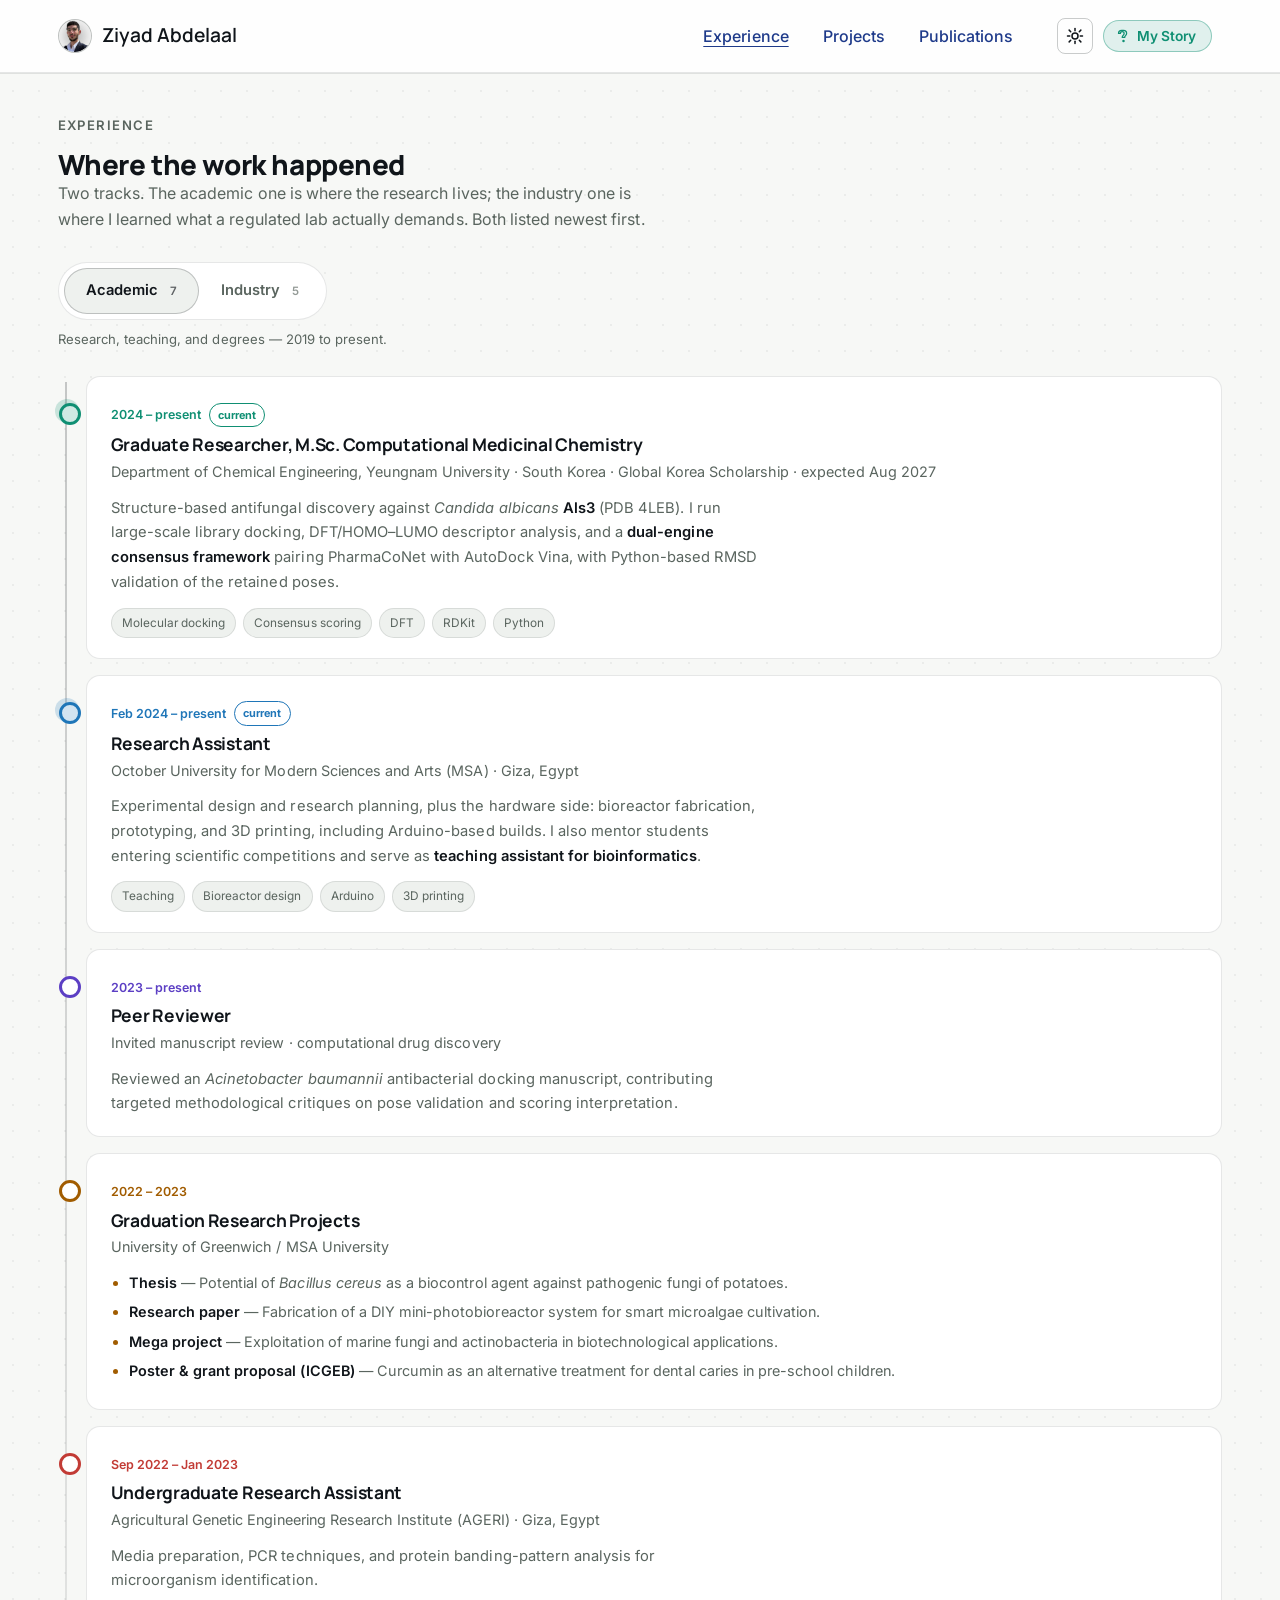
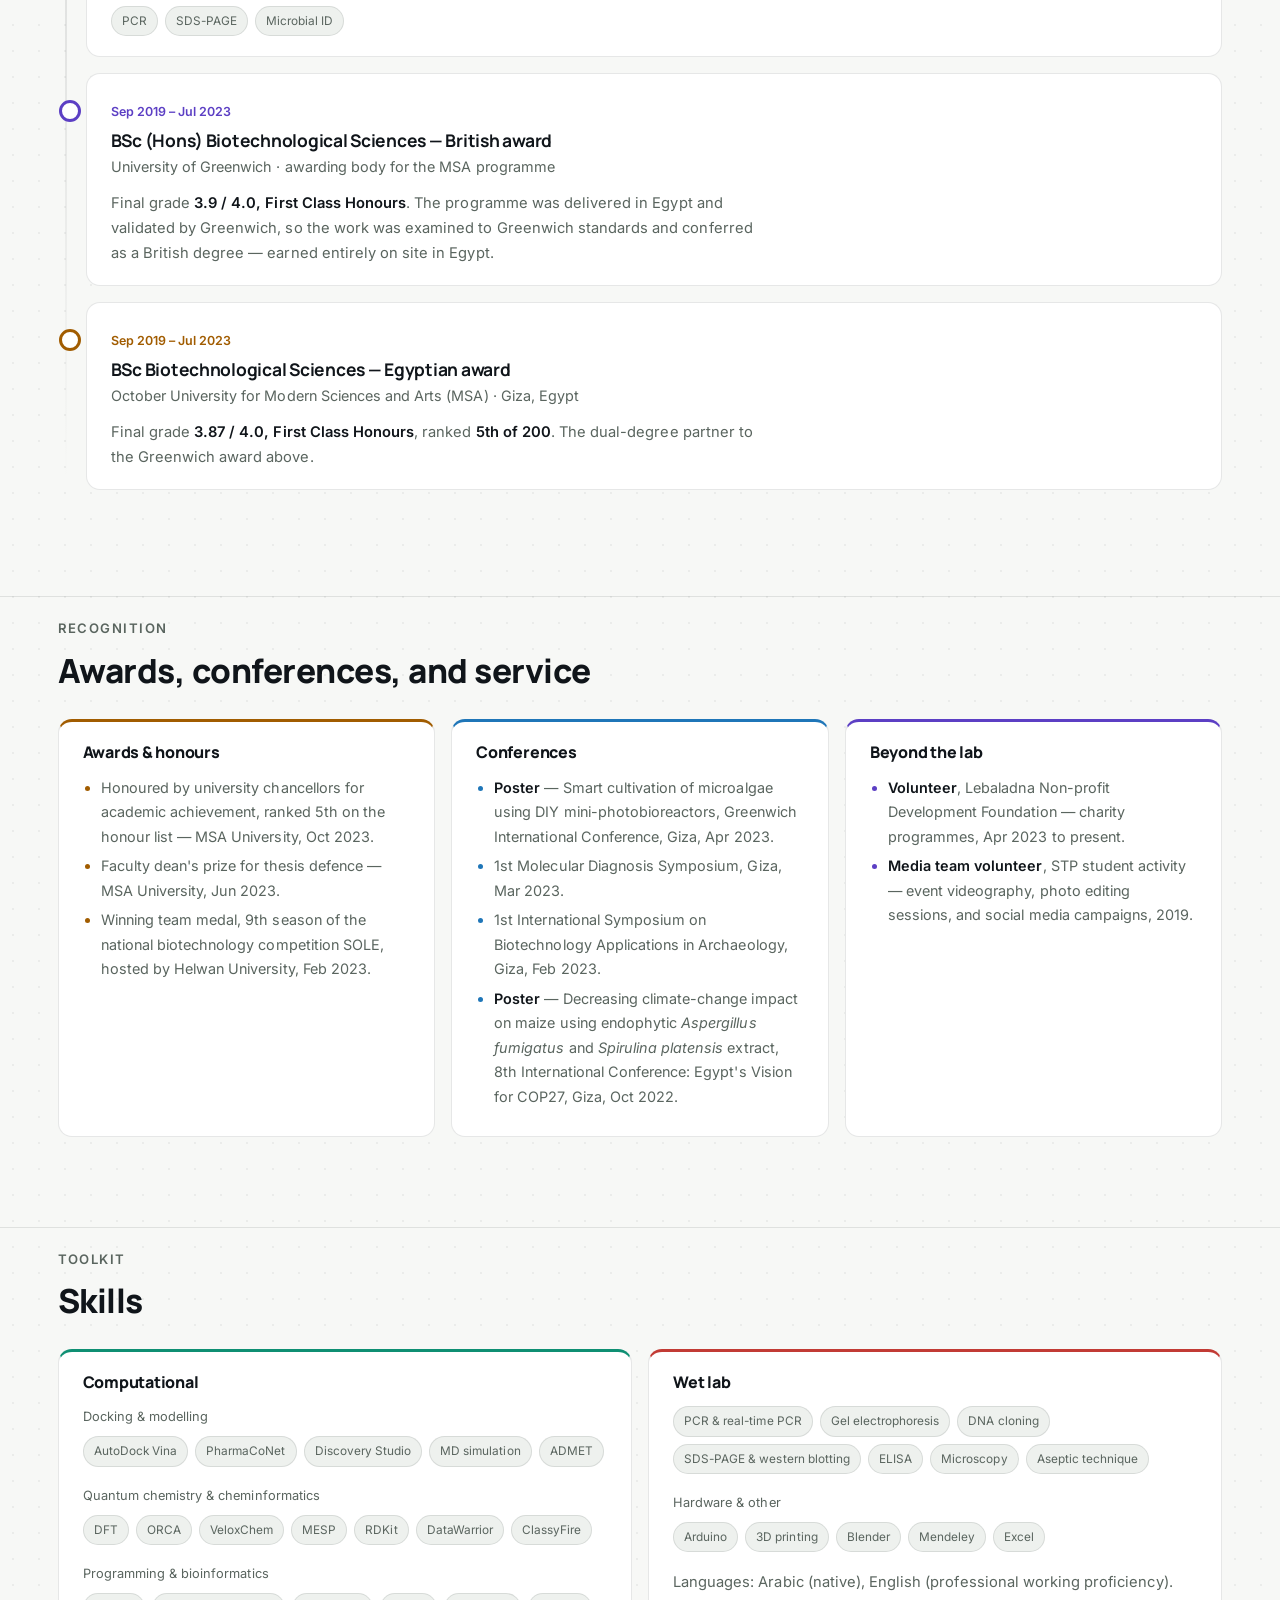
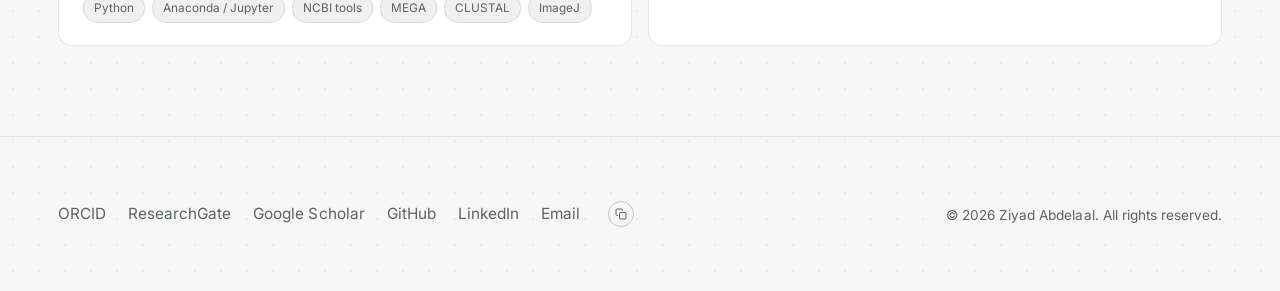
<file: experience.html>
<!DOCTYPE html>
<html lang="en">
<head>
<meta charset="UTF-8">
<meta name="viewport" content="width=device-width, initial-scale=1.0, viewport-fit=cover">
<title>Experience — Ziyad Abdelaal</title>
<meta name="description" content="Academic and industry experience of Ziyad Abdelaal — computational medicinal chemistry and drug design.">
<meta property="og:type" content="website">
<meta property="og:title" content="Experience — Ziyad Abdelaal">
<meta property="og:description" content="Academic and industry experience of Ziyad Abdelaal.">
<meta property="og:image" content="https://ziyadabdelaal.github.io/assets/og-image.jpg">
<meta property="og:url" content="https://ziyadabdelaal.github.io/experience.html">
<meta name="twitter:card" content="summary_large_image">
<meta name="twitter:title" content="Experience — Ziyad Abdelaal">
<meta name="twitter:description" content="Academic and industry experience of Ziyad Abdelaal.">
<meta name="twitter:image" content="https://ziyadabdelaal.github.io/assets/og-image.jpg">
<link rel="preconnect" href="https://fonts.googleapis.com">
<link rel="preconnect" href="https://fonts.gstatic.com" crossorigin>
<link href="https://fonts.googleapis.com/css2?family=Manrope:wght@600;700;800&family=Inter:wght@400;500;600;700&display=swap" rel="stylesheet">
<link rel="stylesheet" href="style.css">

<style>
/* ===== Experience page — self-contained; never depends on style.css ===== */
.xp{
  --xp-surface: var(--surface, #1a222a);
  --xp-surface2: var(--surface-2, #212b34);
  --xp-text: var(--text, #eef1ee);
  --xp-dim: var(--text-dim, #a4b0ac);
  --xp-line: var(--line, rgba(238,241,238,0.10));
  --xp-line2: var(--line-strong, rgba(238,241,238,0.20));
  --xp-teal: var(--teal-ink, #4fd1b5);
  --xp-amber: var(--amber-ink, #f0a94e);
  --xp-violet: var(--violet-ink, #a48af0);
  --xp-sky: var(--sky-ink, #5eb3ea);
  --xp-coral: var(--coral-ink, #f0716c);
  --xp-r: var(--radius, 14px);
}
.xp-lede{ color:var(--xp-dim); font-size:1rem; line-height:1.65; max-width:60ch; margin:0 0 30px; }

/* --- segmented switch with a sliding indicator --- */
.xp-switch{
  position:relative; display:inline-flex; padding:5px;
  border:1px solid var(--xp-line); border-radius:999px;
  background:var(--xp-surface); margin-bottom:8px;
}
.xp-switch-pill{
  position:absolute; top:5px; left:0; height:calc(100% - 10px);
  border-radius:999px; background:var(--xp-surface2);
  border:1px solid var(--xp-line2);
  transition:transform .42s cubic-bezier(.65,0,.35,1), width .42s cubic-bezier(.65,0,.35,1);
  pointer-events:none;
}
.xp-switch button{
  position:relative; z-index:1; font:inherit; font-size:.92rem; font-weight:600;
  padding:10px 22px; min-height:44px; border:0; background:transparent; cursor:pointer;
  color:var(--xp-dim); border-radius:999px; transition:color .3s ease; white-space:nowrap;
}
.xp-switch button.is-on{ color:var(--xp-text); }
.xp-count{ display:inline-block; margin-left:8px; font-size:.72rem; font-weight:600; opacity:.65; }
.xp-switch-note{ color:var(--xp-dim); font-size:.82rem; margin:0 0 26px; }

/* --- the rail --- */
.xp-rail{ position:relative; padding-left:28px; }
.xp-rail::before{
  content:""; position:absolute; left:7px; top:6px; bottom:6px; width:2px;
  background:linear-gradient(to bottom, var(--xp-line2), var(--xp-line) 70%, transparent);
}
.xp-group{ display:none; }
.xp-group.is-on{ display:block; }
.xp-group.is-on .xp-card{ animation:xpIn .5s cubic-bezier(.22,.9,.3,1) backwards; }
.xp-group.is-on .xp-card:nth-child(1){ animation-delay:.02s }
.xp-group.is-on .xp-card:nth-child(2){ animation-delay:.07s }
.xp-group.is-on .xp-card:nth-child(3){ animation-delay:.12s }
.xp-group.is-on .xp-card:nth-child(4){ animation-delay:.17s }
.xp-group.is-on .xp-card:nth-child(5){ animation-delay:.22s }
.xp-group.is-on .xp-card:nth-child(6){ animation-delay:.27s }
.xp-group.is-on .xp-card:nth-child(7){ animation-delay:.32s }
@keyframes xpIn{ from{ opacity:0; transform:translateY(14px); } to{ opacity:1; transform:none; } }

.xp-card{
  position:relative; margin-bottom:16px; padding:20px clamp(16px,2.4vw,24px);
  border:1px solid var(--xp-line); border-radius:var(--xp-r);
  background:var(--xp-surface);
  transition:border-color .22s ease, transform .22s ease;
}
.xp-card:hover{ border-color:var(--xp-line2); transform:translateX(3px); }
.xp-card::before{
  content:""; position:absolute; left:-28px; top:26px;
  width:16px; height:16px; border-radius:50%;
  background:var(--xp-surface); border:3px solid var(--xp-accent, var(--xp-teal));
}
.xp-card.is-now::after{
  content:""; position:absolute; left:-32px; top:22px;
  width:24px; height:24px; border-radius:50%;
  background:var(--xp-accent, var(--xp-teal)); opacity:.2;
  animation:xpPulse 2.6s ease-in-out infinite;
}
@keyframes xpPulse{ 0%,100%{ transform:scale(.75); opacity:.28 } 50%{ transform:scale(1.15); opacity:.06 } }

.xp-when{
  display:inline-flex; align-items:center; gap:8px;
  font-size:.78rem; font-weight:600; color:var(--xp-accent, var(--xp-teal)); margin-bottom:6px;
}
.xp-now-chip{
  font-size:.68rem; font-weight:700; padding:2px 8px; border-radius:999px;
  color:var(--xp-accent, var(--xp-teal)); border:1px solid currentColor;
}
.xp-role{
  font-family:'Manrope','Inter',sans-serif; font-weight:700;
  font-size:1.09rem; color:var(--xp-text); margin:0 0 3px; line-height:1.35;
}
.xp-org{ font-size:.9rem; color:var(--xp-dim); margin:0 0 11px; }
.xp-desc{ font-size:.92rem; line-height:1.68; color:var(--xp-dim); margin:0; max-width:72ch; }
.xp-desc + .xp-desc{ margin-top:8px; }
.xp-desc strong{ color:var(--xp-text); font-weight:600; }
.xp-chips{ display:flex; flex-wrap:wrap; gap:7px; margin-top:13px; }
.xp-chip{
  font-size:.74rem; padding:4px 10px; border-radius:999px;
  color:var(--xp-dim); border:1px solid var(--xp-line); background:var(--xp-surface2);
}
.xp-list{ margin:10px 0 0; padding-left:18px; color:var(--xp-dim); font-size:.9rem; line-height:1.7; }
.xp-list li{ margin-bottom:5px; }
.xp-list li::marker{ color:var(--xp-accent, var(--xp-teal)); }
.xp-list strong{ color:var(--xp-text); font-weight:600; }

/* --- recognition + skills --- */
.xp-grid{ display:grid; gap:16px; grid-template-columns:repeat(auto-fit, minmax(300px, 1fr)); }
.xp-box{
  padding:22px clamp(16px,2.4vw,24px); border:1px solid var(--xp-line);
  border-radius:var(--xp-r); background:var(--xp-surface);
  border-top:3px solid var(--xp-accent, var(--xp-teal));
}
.xp-box h3{ font-family:'Manrope','Inter',sans-serif; font-size:1rem; margin:0 0 14px; color:var(--xp-text); }
.xp-skill-group{ margin-bottom:18px; }
.xp-skill-group:last-child{ margin-bottom:0; }
.xp-skill-label{ font-size:.8rem; color:var(--xp-dim); margin-bottom:8px; }

@media (max-width:560px){
  .xp-switch{ display:flex; width:100%; }
  .xp-switch button{ flex:1; padding:10px 8px; font-size:.86rem; }
  .xp-rail{ padding-left:22px; }
  .xp-card::before{ left:-22px; width:13px; height:13px; }
  .xp-card.is-now::after{ left:-25px; }
}
@media (prefers-reduced-motion: reduce){
  .xp-group.is-on .xp-card{ animation:none; }
  .xp-switch-pill{ transition:none; }
  .xp-card.is-now::after{ animation:none; }
  .xp-card:hover{ transform:none; }
}
</style>
</head>
<body>

<div id="progress"></div>
<a href="#main" class="skip">Skip to content</a>

<nav>
  <div class="wrap">
    <a href="index.html#top" class="brand">
      <span class="avatar-sm"><img class="avatar-img" src="assets/profile.jpg" alt="Ziyad Abdelaal" onerror="this.style.display='none'; this.nextElementSibling.style.display='flex'"><span class="avatar-fallback">ZA</span></span>
      Ziyad Abdelaal
    </a>
    <div class="nav-menu">
    <ul class="navlinks" id="navLinks">
      <li><a href="experience.html">Experience</a></li>
      <li><a href="projects.html">Projects</a></li>
      <li><a href="publications.html">Publications</a></li>
    </ul>
    <div class="nav-right">
      <button class="theme-toggle" id="themeToggle" aria-label="Toggle light/dark mode" title="Toggle light/dark mode">
        <svg id="iconSun" width="18" height="18" viewBox="0 0 24 24" fill="none" stroke="currentColor" stroke-width="2" stroke-linecap="round" stroke-linejoin="round"><circle cx="12" cy="12" r="4"></circle><line x1="12" y1="2" x2="12" y2="5"></line><line x1="12" y1="19" x2="12" y2="22"></line><line x1="4.2" y1="4.2" x2="6.3" y2="6.3"></line><line x1="17.7" y1="17.7" x2="19.8" y2="19.8"></line><line x1="2" y1="12" x2="5" y2="12"></line><line x1="19" y1="12" x2="22" y2="12"></line><line x1="4.2" y1="19.8" x2="6.3" y2="17.7"></line><line x1="17.7" y1="6.3" x2="19.8" y2="4.2"></line></svg>
        <svg id="iconMoon" width="18" height="18" viewBox="0 0 24 24" fill="none" stroke="currentColor" stroke-width="2" stroke-linecap="round" stroke-linejoin="round" style="display:none"><path d="M21 12.8A9 9 0 1 1 11.2 3 7 7 0 0 0 21 12.8Z"></path></svg>
      </button>
      <button class="about-pill" id="aboutBtn" type="button"><svg viewBox="0 0 24 24" fill="none" stroke="currentColor" stroke-width="2" stroke-linecap="round" stroke-linejoin="round"><path d="M12 2a5 5 0 0 1 5 5c0 2-1.5 3.2-2.2 4.1-.5.6-.8 1.1-.8 1.9v.5h-4v-.5c0-1 .3-1.6.9-2.3.8-1 2.1-2 2.1-3.7a3 3 0 0 0-6 0H4a5 5 0 0 1 5-5z"></path><circle cx="12" cy="19" r="1"></circle></svg>My Story</button><button class="navtoggle" id="navToggle" aria-label="Toggle menu" aria-expanded="false">&#9776;</button>
    </div>
    </div>
  </div>
</nav>

<main id="main" class="xp">

  <section id="experience" style="padding-top:40px;">
    <div class="wrap">
      <div class="eyebrow">Experience</div>
      <h1 class="section-title">Where the work happened</h1>
      <p class="xp-lede">
        Two tracks. The academic one is where the research lives; the industry one is where I learned
        what a regulated lab actually demands. Both listed newest first.
      </p>

      <div class="xp-switch" id="xpSwitch" role="tablist" aria-label="Experience category">
        <span class="xp-switch-pill" id="xpPill"></span>
        <button type="button" role="tab" data-track="academic" class="is-on" aria-selected="true">
          Academic <span class="xp-count">7</span>
        </button>
        <button type="button" role="tab" data-track="industry" aria-selected="false">
          Industry <span class="xp-count">5</span>
        </button>
      </div>
      <p class="xp-switch-note" id="xpNote">Research, teaching, and degrees &mdash; 2019 to present.</p>

      <div class="xp-rail">

        <!-- ============ ACADEMIC ============ -->
        <div class="xp-group is-on" data-track="academic">

          <article class="xp-card is-now" style="--xp-accent:var(--xp-teal)">
            <div class="xp-when">2024 &ndash; present <span class="xp-now-chip">current</span></div>
            <h2 class="xp-role">Graduate Researcher, M.Sc. Computational Medicinal Chemistry</h2>
            <p class="xp-org">Department of Chemical Engineering, Yeungnam University &middot; South Korea &middot; Global Korea Scholarship &middot; expected Aug 2027</p>
            <p class="xp-desc">
              Structure-based antifungal discovery against <em>Candida albicans</em> <strong>Als3</strong> (PDB 4LEB).
              I run large-scale library docking, DFT/HOMO&ndash;LUMO descriptor analysis, and a
              <strong>dual-engine consensus framework</strong> pairing PharmaCoNet with AutoDock Vina,
              with Python-based RMSD validation of the retained poses.
            </p>
            <div class="xp-chips">
              <span class="xp-chip">Molecular docking</span>
              <span class="xp-chip">Consensus scoring</span>
              <span class="xp-chip">DFT</span>
              <span class="xp-chip">RDKit</span>
              <span class="xp-chip">Python</span>
            </div>
          </article>

          <article class="xp-card is-now" style="--xp-accent:var(--xp-sky)">
            <div class="xp-when">Feb 2024 &ndash; present <span class="xp-now-chip">current</span></div>
            <h2 class="xp-role">Research Assistant</h2>
            <p class="xp-org">October University for Modern Sciences and Arts (MSA) &middot; Giza, Egypt</p>
            <p class="xp-desc">
              Experimental design and research planning, plus the hardware side: bioreactor fabrication,
              prototyping, and 3D printing, including Arduino-based builds. I also mentor students
              entering scientific competitions and serve as <strong>teaching assistant for bioinformatics</strong>.
            </p>
            <div class="xp-chips">
              <span class="xp-chip">Teaching</span>
              <span class="xp-chip">Bioreactor design</span>
              <span class="xp-chip">Arduino</span>
              <span class="xp-chip">3D printing</span>
            </div>
          </article>

          <article class="xp-card" style="--xp-accent:var(--xp-violet)">
            <div class="xp-when">2023 &ndash; present</div>
            <h2 class="xp-role">Peer Reviewer</h2>
            <p class="xp-org">Invited manuscript review &middot; computational drug discovery</p>
            <p class="xp-desc">
              Reviewed an <em>Acinetobacter baumannii</em> antibacterial docking manuscript, contributing
              targeted methodological critiques on pose validation and scoring interpretation.
            </p>
          </article>

          <article class="xp-card" style="--xp-accent:var(--xp-amber)">
            <div class="xp-when">2022 &ndash; 2023</div>
            <h2 class="xp-role">Graduation Research Projects</h2>
            <p class="xp-org">University of Greenwich / MSA University</p>
            <ul class="xp-list">
              <li><strong>Thesis</strong> &mdash; Potential of <em>Bacillus cereus</em> as a biocontrol agent against pathogenic fungi of potatoes.</li>
              <li><strong>Research paper</strong> &mdash; Fabrication of a DIY mini-photobioreactor system for smart microalgae cultivation.</li>
              <li><strong>Mega project</strong> &mdash; Exploitation of marine fungi and actinobacteria in biotechnological applications.</li>
              <li><strong>Poster &amp; grant proposal (ICGEB)</strong> &mdash; Curcumin as an alternative treatment for dental caries in pre-school children.</li>
            </ul>
          </article>

          <article class="xp-card" style="--xp-accent:var(--xp-coral)">
            <div class="xp-when">Sep 2022 &ndash; Jan 2023</div>
            <h2 class="xp-role">Undergraduate Research Assistant</h2>
            <p class="xp-org">Agricultural Genetic Engineering Research Institute (AGERI) &middot; Giza, Egypt</p>
            <p class="xp-desc">
              Media preparation, PCR techniques, and protein banding-pattern analysis for
              microorganism identification.
            </p>
            <div class="xp-chips">
              <span class="xp-chip">PCR</span>
              <span class="xp-chip">SDS-PAGE</span>
              <span class="xp-chip">Microbial ID</span>
            </div>
          </article>

          <article class="xp-card" style="--xp-accent:var(--xp-violet)">
            <div class="xp-when">Sep 2019 &ndash; Jul 2023</div>
            <h2 class="xp-role">BSc (Hons) Biotechnological Sciences &mdash; British award</h2>
            <p class="xp-org">University of Greenwich &middot; awarding body for the MSA programme</p>
            <p class="xp-desc">
              Final grade <strong>3.9 / 4.0, First Class Honours</strong>. The programme was delivered in Egypt
              and validated by Greenwich, so the work was examined to Greenwich standards and conferred
              as a British degree &mdash; earned entirely on site in Egypt.
            </p>
          </article>

          <article class="xp-card" style="--xp-accent:var(--xp-amber)">
            <div class="xp-when">Sep 2019 &ndash; Jul 2023</div>
            <h2 class="xp-role">BSc Biotechnological Sciences &mdash; Egyptian award</h2>
            <p class="xp-org">October University for Modern Sciences and Arts (MSA) &middot; Giza, Egypt</p>
            <p class="xp-desc">
              Final grade <strong>3.87 / 4.0, First Class Honours</strong>, ranked <strong>5th of 200</strong>.
              The dual-degree partner to the Greenwich award above.
            </p>
          </article>

        </div>

        <!-- ============ INDUSTRY ============ -->
        <div class="xp-group" data-track="industry">

          <article class="xp-card" style="--xp-accent:var(--xp-coral)">
            <div class="xp-when">Jul 2023</div>
            <h2 class="xp-role">Intern &mdash; Health, Safety &amp; Environment</h2>
            <p class="xp-org">El-Wastani Petroleum Company &middot; Egypt</p>
            <p class="xp-desc">
              Learned and applied <strong>OSHA</strong> occupational safety and health standards
              across an active industrial site.
            </p>
            <div class="xp-chips"><span class="xp-chip">OSHA</span><span class="xp-chip">HSE</span></div>
          </article>

          <article class="xp-card" style="--xp-accent:var(--xp-teal)">
            <div class="xp-when">Jul 2022 &ndash; Sep 2022</div>
            <h2 class="xp-role">Trainee &mdash; Quality Department</h2>
            <p class="xp-org">Coca-Cola &middot; Egypt</p>
            <p class="xp-desc">
              Applied <strong>GMP and GLP</strong> in a production environment: wrote standard operating
              procedures, designed a product traceability system, and monitored finished product
              alongside the water treatment units.
            </p>
            <div class="xp-chips">
              <span class="xp-chip">GMP / GLP</span><span class="xp-chip">SOP writing</span><span class="xp-chip">Traceability</span>
            </div>
          </article>

          <article class="xp-card" style="--xp-accent:var(--xp-sky)">
            <div class="xp-when">Aug 2021 &ndash; Sep 2021</div>
            <h2 class="xp-role">Intern &mdash; Research &amp; Development</h2>
            <p class="xp-org">Juhayna Food Industries &middot; Egypt</p>
            <p class="xp-desc">Pilot-plant experiments and background research for new product development.</p>
            <div class="xp-chips"><span class="xp-chip">Pilot plant</span><span class="xp-chip">R&amp;D</span></div>
          </article>

          <article class="xp-card" style="--xp-accent:var(--xp-violet)">
            <div class="xp-when">Sep 2021</div>
            <h2 class="xp-role">Intern &mdash; cross-department programme</h2>
            <p class="xp-org">Nile Pharmaceutical Company &middot; Egypt</p>
            <p class="xp-desc">
              Online training plus practical sessions rotating through R&amp;D, quality, production,
              supply chain, and pharmacovigilance.
            </p>
            <div class="xp-chips"><span class="xp-chip">Pharma QA</span><span class="xp-chip">Pharmacovigilance</span></div>
          </article>

          <article class="xp-card" style="--xp-accent:var(--xp-amber)">
            <div class="xp-when">Mar 2021</div>
            <h2 class="xp-role">Trainee &mdash; AI for Biotechnology Applications</h2>
            <p class="xp-org">Huawei</p>
            <p class="xp-desc">
              Python and TensorFlow training focused on integrating deep learning into
              biotechnology workflows &mdash; my first structured exposure to the computational
              side of the field.
            </p>
            <div class="xp-chips"><span class="xp-chip">Python</span><span class="xp-chip">TensorFlow</span><span class="xp-chip">Deep learning</span></div>
          </article>

        </div>
      </div>
    </div>
  </section>

  <section id="recognition" style="padding-top:20px;">
    <div class="wrap">
      <div class="eyebrow">Recognition</div>
      <h2 class="section-title">Awards, conferences, and service</h2>
      <div class="xp-grid" style="margin-top:26px;">

        <div class="xp-box" style="--xp-accent:var(--xp-amber)">
          <h3>Awards &amp; honours</h3>
          <ul class="xp-list" style="margin-top:0;">
            <li>Honoured by university chancellors for academic achievement, ranked 5th on the honour list &mdash; MSA University, Oct 2023.</li>
            <li>Faculty dean's prize for thesis defence &mdash; MSA University, Jun 2023.</li>
            <li>Winning team medal, 9th season of the national biotechnology competition SOLE, hosted by Helwan University, Feb 2023.</li>
          </ul>
        </div>

        <div class="xp-box" style="--xp-accent:var(--xp-sky)">
          <h3>Conferences</h3>
          <ul class="xp-list" style="margin-top:0;">
            <li><strong>Poster</strong> &mdash; Smart cultivation of microalgae using DIY mini-photobioreactors, Greenwich International Conference, Giza, Apr 2023.</li>
            <li>1st Molecular Diagnosis Symposium, Giza, Mar 2023.</li>
            <li>1st International Symposium on Biotechnology Applications in Archaeology, Giza, Feb 2023.</li>
            <li><strong>Poster</strong> &mdash; Decreasing climate-change impact on maize using endophytic <em>Aspergillus fumigatus</em> and <em>Spirulina platensis</em> extract, 8th International Conference: Egypt's Vision for COP27, Giza, Oct 2022.</li>
          </ul>
        </div>

        <div class="xp-box" style="--xp-accent:var(--xp-violet)">
          <h3>Beyond the lab</h3>
          <ul class="xp-list" style="margin-top:0;">
            <li><strong>Volunteer</strong>, Lebaladna Non-profit Development Foundation &mdash; charity programmes, Apr 2023 to present.</li>
            <li><strong>Media team volunteer</strong>, STP student activity &mdash; event videography, photo editing sessions, and social media campaigns, 2019.</li>
          </ul>
        </div>

      </div>
    </div>
  </section>

  <section id="skills" style="padding-top:20px;">
    <div class="wrap">
      <div class="eyebrow">Toolkit</div>
      <h2 class="section-title">Skills</h2>
      <div class="xp-grid" style="margin-top:26px;">

        <div class="xp-box" style="--xp-accent:var(--xp-teal)">
          <h3>Computational</h3>
          <div class="xp-skill-group">
            <div class="xp-skill-label">Docking &amp; modelling</div>
            <div class="xp-chips" style="margin-top:0;">
              <span class="xp-chip">AutoDock Vina</span><span class="xp-chip">PharmaCoNet</span>
              <span class="xp-chip">Discovery Studio</span><span class="xp-chip">MD simulation</span>
              <span class="xp-chip">ADMET</span>
            </div>
          </div>
          <div class="xp-skill-group">
            <div class="xp-skill-label">Quantum chemistry &amp; cheminformatics</div>
            <div class="xp-chips" style="margin-top:0;">
              <span class="xp-chip">DFT</span><span class="xp-chip">ORCA</span><span class="xp-chip">VeloxChem</span>
              <span class="xp-chip">MESP</span><span class="xp-chip">RDKit</span>
              <span class="xp-chip">DataWarrior</span><span class="xp-chip">ClassyFire</span>
            </div>
          </div>
          <div class="xp-skill-group">
            <div class="xp-skill-label">Programming &amp; bioinformatics</div>
            <div class="xp-chips" style="margin-top:0;">
              <span class="xp-chip">Python</span><span class="xp-chip">Anaconda / Jupyter</span>
              <span class="xp-chip">NCBI tools</span><span class="xp-chip">MEGA</span>
              <span class="xp-chip">CLUSTAL</span><span class="xp-chip">ImageJ</span>
            </div>
          </div>
        </div>

        <div class="xp-box" style="--xp-accent:var(--xp-coral)">
          <h3>Wet lab</h3>
          <div class="xp-chips" style="margin-top:0;">
            <span class="xp-chip">PCR &amp; real-time PCR</span><span class="xp-chip">Gel electrophoresis</span>
            <span class="xp-chip">DNA cloning</span><span class="xp-chip">SDS-PAGE &amp; western blotting</span>
            <span class="xp-chip">ELISA</span><span class="xp-chip">Microscopy</span>
            <span class="xp-chip">Aseptic technique</span>
          </div>
          <div class="xp-skill-group" style="margin-top:18px;">
            <div class="xp-skill-label">Hardware &amp; other</div>
            <div class="xp-chips" style="margin-top:0;">
              <span class="xp-chip">Arduino</span><span class="xp-chip">3D printing</span>
              <span class="xp-chip">Blender</span><span class="xp-chip">Mendeley</span><span class="xp-chip">Excel</span>
            </div>
          </div>
          <p class="xp-desc" style="margin-top:18px;">Languages: Arabic (native), English (professional working proficiency).</p>
        </div>

      </div>
    </div>
  </section>

</main>

<footer>
  <div class="wrap">
    <div class="footer-grid">
      <div class="footer-links">
        <a href="https://orcid.org/0009-0007-3720-7805" target="_blank" rel="noopener">ORCID</a>
        <a href="https://www.researchgate.net/profile/Ziyad-Abdelaal" target="_blank" rel="noopener">ResearchGate</a>
        <a href="https://scholar.google.com/citations?user=3E9q8EMAAAAJ&hl=en" target="_blank" rel="noopener">Google Scholar</a>
        <a href="https://github.com/ZiyadAbdelaal" target="_blank" rel="noopener">GitHub</a>
        <a href="https://www.linkedin.com/in/ziyad-abdelaal" target="_blank" rel="noopener">LinkedIn</a>
        <a href="mailto:ziyadabdelaal1@gmail.com">Email</a><button class="copy-btn" data-copy="ziyadabdelaal1@gmail.com" title="Copy email" aria-label="Copy email"><svg viewBox="0 0 24 24" fill="none" stroke="currentColor" stroke-width="2" stroke-linecap="round" stroke-linejoin="round"><rect x="9" y="9" width="13" height="13" rx="2"></rect><path d="M5 15H4a2 2 0 0 1-2-2V4a2 2 0 0 1 2-2h9a2 2 0 0 1 2 2v1"></path></svg></button>
      </div>
      <div style="color:var(--text-dim); font-size:0.85rem;">&copy; <span id="year"></span> Ziyad Abdelaal. All rights reserved.</div>
    </div>
  </div>
</footer>

<script src="script.js"></script>
<script>
(function () {
  var sw = document.getElementById('xpSwitch');
  if (!sw) return;
  var pill = document.getElementById('xpPill');
  var note = document.getElementById('xpNote');
  var btns = sw.querySelectorAll('button');
  var groups = document.querySelectorAll('.xp-group');
  var notes = {
    academic: 'Research, teaching, and degrees \u2014 2019 to present.',
    industry: 'Five placements across petroleum, FMCG, pharma, and tech \u2014 2021 to 2023.'
  };

  function movePill(btn) {
    if (!pill || !btn) return;
    pill.style.width = btn.offsetWidth + 'px';
    pill.style.transform = 'translateX(' + btn.offsetLeft + 'px)';
  }

  function show(track) {
    btns.forEach(function (b) {
      var on = b.getAttribute('data-track') === track;
      b.classList.toggle('is-on', on);
      b.setAttribute('aria-selected', on ? 'true' : 'false');
      if (on) movePill(b);
    });
    groups.forEach(function (g) {
      g.classList.toggle('is-on', g.getAttribute('data-track') === track);
    });
    if (note && notes[track]) note.textContent = notes[track];
  }

  btns.forEach(function (b) {
    b.addEventListener('click', function () { show(b.getAttribute('data-track')); });
  });

  sw.addEventListener('keydown', function (e) {
    if (e.key !== 'ArrowRight' && e.key !== 'ArrowLeft') return;
    e.preventDefault();
    var list = Array.prototype.slice.call(btns);
    var i = list.indexOf(document.activeElement);
    if (i === -1) return;
    var next = list[(i + (e.key === 'ArrowRight' ? 1 : list.length - 1)) % list.length];
    next.focus(); show(next.getAttribute('data-track'));
  });

  show('academic');
  window.addEventListener('load', function () {
    var on = sw.querySelector('button.is-on'); if (on) movePill(on);
  });
  window.addEventListener('resize', function () {
    var on = sw.querySelector('button.is-on'); if (on) movePill(on);
  });
})();
</script>

</body>
</html>
</file>
<file: style.css>
:root{
    --ink:#10151a;
    --surface:#1a222a;
    --surface-2:#212b34;
    --text:#eef1ee;
    --text-dim:#a4b0ac;
    --line: rgba(238,241,238,0.10);
    --line-strong: rgba(238,241,238,0.20);

    --teal:#4fd1b5;
    --amber:#f0a94e;
    --coral:#f0716c;
    --violet:#a48af0;
    --sky:#5eb3ea;

    --teal-ink:#4fd1b5;
    --amber-ink:#f0a94e;
    --coral-ink:#f0716c;
    --violet-ink:#a48af0;
    --sky-ink:#5eb3ea;
    --navy:#7c93e6;

    --max: 1440px;
    --gutter: clamp(20px, 4.5vw, 64px);
    --section-y: clamp(72px, 7vw, 112px);
    --radius: 14px;
    --grid-dot: rgba(238,241,238,0.055);
  }
  :root[data-theme="light"]{
    --ink:#f7f8f6;
    --surface:#ffffff;
    --surface-2:#eef1ee;
    --text:#10151a;
    --text-dim:#5a655f;
    --line: rgba(16,21,26,0.10);
    --line-strong: rgba(16,21,26,0.22);

    --teal-ink:#0f8f73;
    --amber-ink:#a15c00;
    --coral-ink:#c23b35;
    --violet-ink:#5c3fc4;
    --sky-ink:#1f76b8;
    --navy:#1e3a8a;
    --grid-dot: rgba(16,21,26,0.05);
  }
  *{box-sizing:border-box;}
  html{scroll-behavior:smooth;}
  @media (prefers-reduced-motion: reduce){
    html{scroll-behavior:auto;}
    *{animation-duration:0.01ms !important; animation-iteration-count:1 !important; transition-duration:0.01ms !important;}
  }
  body{
    margin:0;
    background:
      radial-gradient(circle, var(--grid-dot, rgba(238,241,238,0.05)) 1px, transparent 1px)
      0 0 / 26px 26px,
      var(--ink);
    color:var(--text);
    font-family:'Inter', -apple-system, sans-serif;
    font-size:clamp(16.5px, 0.40vw + 15.3px, 18.5px);
    line-height:1.72;
    letter-spacing:0.002em;
    -webkit-font-smoothing:antialiased;
    overflow-x:hidden;
    transition:background-color .25s ease, color .25s ease;
  }
  nav, .research-card, .pub, .stat, .tag, footer{ transition:background-color .25s ease, border-color .25s ease, color .25s ease; }
  a{color:inherit;}
  h1,h2,h3{ font-family:'Manrope', 'Inter', sans-serif; font-weight:800; line-height:1.12; margin:0; letter-spacing:-0.015em; text-wrap:balance; }
  p{ text-wrap:pretty; }
  .wrap{max-width:var(--max); margin:0 auto; padding:0 var(--gutter); position:relative;}
  .wrap-narrow{max-width:960px;}
  :focus-visible{ outline:2px solid var(--teal-ink); outline-offset:3px; border-radius:4px; }

  .skip{position:absolute; left:-999px; top:0; background:var(--teal); color:var(--ink); padding:8px 14px; z-index:100;}
  .skip:focus{left:24px; top:12px;}

  /* progress bar */
  #progress{
    position:fixed; top:0; left:0; height:3px; z-index:40;
    background:linear-gradient(90deg, var(--teal), var(--sky), var(--violet), var(--coral));
    width:0%; transition:width 0.1s linear;
  }

  nav{
    position:sticky; top:0; z-index:20;
    background:color-mix(in srgb, var(--surface) 86%, transparent);
    backdrop-filter:blur(10px);
    border-bottom:1px solid var(--line);
  }
  nav .wrap{display:flex; align-items:center; justify-content:space-between; height:72px;}
  .nav-menu{display:flex; align-items:center; gap:36px;}
  .brand{font-family:'Manrope', 'Inter', sans-serif; font-size:1.2rem; font-weight:600; text-decoration:none; display:flex; align-items:center; gap:10px;}
  .avatar-sm{
    width:34px; height:34px; border-radius:50%;
    border:1px solid var(--line-strong); background:var(--surface-2);
    position:relative; overflow:hidden; flex:none;
  }
  .avatar-lg{
    width:132px; height:132px; border-radius:50%;
    border:2px solid var(--line-strong); background:var(--surface-2);
    display:block; margin-bottom:26px; position:relative; overflow:hidden;
    transition:border-color .25s ease, box-shadow .25s ease;
  }
  @media (min-width:900px){ .avatar-lg{width:150px; height:150px;} }
  a.brand:hover .avatar-sm{ border-color:var(--teal-ink); }
  .avatar-lg:hover{ border-color:var(--teal-ink); box-shadow:0 0 0 4px color-mix(in srgb, var(--teal-ink) 16%, transparent); }
  .avatar-img{
    position:absolute; inset:0; width:100%; height:100%;
    object-fit:cover; border-radius:50%; display:block;
  }
  .avatar-fallback{
    position:absolute; inset:0; display:none;
    align-items:center; justify-content:center;
    font-family:'Manrope', 'Inter', sans-serif; color:var(--text-dim); font-weight:600;
  }
  .avatar-sm .avatar-fallback{font-size:0.8rem;}
  .avatar-lg .avatar-fallback{font-size:2.6rem;}
  .navlinks{display:flex; gap:34px; list-style:none; margin:0; padding:0;}
  .navlinks a{text-decoration:none; font-size:1rem; color:var(--text-dim); transition:color .15s, opacity .15s; position:relative; font-weight:500;}
  .navlinks a:hover, .navlinks a:focus-visible{color:var(--navy);}
  .navlinks a.active{color:var(--navy); text-decoration:underline; text-underline-offset:4px;}
  :root[data-theme="light"] .navlinks a{color:var(--navy);}
  :root[data-theme="light"] .navlinks a:hover, :root[data-theme="light"] .navlinks a:focus-visible{opacity:0.7;}
  .navlink-btn{
    font-family:'Inter',sans-serif; text-decoration:none; font-size:1rem; color:var(--text-dim);
    transition:color .15s, opacity .15s; position:relative; font-weight:500;
    background:none; border:0; padding:0; cursor:pointer;
  }
  .navlink-btn:hover, .navlink-btn:focus-visible{color:var(--navy);}
  :root[data-theme="light"] .navlink-btn{color:var(--navy);}
  :root[data-theme="light"] .navlink-btn:hover{opacity:0.7;}

  .about-pill{
    -webkit-appearance:none; appearance:none; -webkit-tap-highlight-color:transparent;
    display:inline-flex; align-items:center; gap:6px;
    font-family:'Inter',sans-serif; font-size:0.86rem; font-weight:600;
    color:var(--teal-ink) !important; background:color-mix(in srgb, var(--teal-ink) 12%, transparent) !important;
    border:1px solid color-mix(in srgb, var(--teal-ink) 40%, transparent) !important;
    border-radius:100px; padding:7px 15px 7px 12px; margin-right:10px;
    cursor:pointer; outline:none; box-shadow:none;
    transition:transform .15s ease, box-shadow .15s ease, background-color .15s ease;
  }
  .about-pill svg{ width:15px; height:15px; flex:none; }
  .about-pill:hover{ transform:translateY(-1px); box-shadow:0 6px 16px -8px var(--teal-ink); background:color-mix(in srgb, var(--teal-ink) 20%, transparent) !important; }
  .about-pill:active{ transform:translateY(0); }

  .about-modal-backdrop{
    position:fixed; inset:0; background:rgba(8,10,12,0.6); backdrop-filter:blur(2px);
    display:flex; align-items:center; justify-content:center; padding:20px; z-index:100;
  }
  .about-modal-backdrop[hidden]{ display:none; }
  .about-modal{
    background:var(--surface); border:1px solid var(--line-strong); border-radius:16px;
    max-width:640px; width:100%; max-height:85vh; overflow-y:auto;
    box-shadow:0 30px 60px -20px rgba(0,0,0,0.6);
    animation:aboutModalIn .18s ease;
  }
  @keyframes aboutModalIn{ from{ opacity:0; transform:translateY(10px) scale(0.98);} to{ opacity:1; transform:none;} }
  .about-modal-head{
    display:flex; align-items:center; justify-content:space-between;
    padding:22px 24px; border-bottom:1px solid var(--line); position:sticky; top:0; background:var(--surface);
  }
  .about-modal-head h3{ font-size:1.25rem; display:flex; align-items:center; gap:10px; margin:0; }
  .about-modal-icon{ font-size:1.1rem; }
  .about-modal-close{
    width:32px; height:32px; border-radius:50%; border:1px solid var(--line-strong); background:transparent;
    color:var(--text-dim); font-size:1.3rem; line-height:1; cursor:pointer; transition:all .15s ease;
  }
  .about-modal-close:hover{ color:var(--text); border-color:var(--text-dim); }
  .about-modal-body{ padding:22px 24px 26px; }
  .about-modal-body p{ margin:0 0 16px; color:var(--text); line-height:1.6; }
  .about-modal-body p:last-child{ margin-bottom:0; }

  .journey-modal-backdrop{
    position:fixed; inset:0; background:rgba(8,10,12,0.65); backdrop-filter:blur(3px);
    display:flex; align-items:center; justify-content:center; padding:20px; z-index:100;
  }
  .journey-modal-backdrop[hidden]{ display:none; }
  .journey-modal{
    background:var(--surface); border:1px solid var(--line-strong); border-radius:18px;
    max-width:760px; width:100%; max-height:90vh; overflow-y:auto;
    box-shadow:0 40px 80px -24px rgba(0,0,0,0.65); animation:aboutModalIn .2s ease;
  }
  .journey-modal-head{
    display:flex; align-items:center; justify-content:space-between;
    padding:22px 26px 0; position:sticky; top:0; background:var(--surface); z-index:2;
  }
  .journey-modal-head h3{ font-size:1.25rem; margin:0; }
  .journey-modal-intro{ padding:6px 26px 16px; color:var(--text-dim); font-size:0.92rem; }

  .wmap-wrap{ background:#0d1319; margin:0 26px; border-radius:12px; overflow:hidden; }
  .wmap-svg{ display:block; width:100%; height:auto; }
  .wmap-land{ fill:rgba(94,179,234,0.22); stroke:rgba(94,179,234,0.4); stroke-width:0.8; }
  .wmap-stop{ cursor:pointer; }
  .wmap-stop:focus{ outline:none; }
  .wmap-halo{ transition:opacity .2s ease; }
  .wmap-ring{ transform-box:fill-box; transform-origin:center; transition:transform .2s ease; }
  .wmap-stop:hover .wmap-halo, .wmap-stop:focus-visible .wmap-halo, .wmap-stop.is-active .wmap-halo{ opacity:0.35; }
  .wmap-stop:hover .wmap-ring, .wmap-stop:focus-visible .wmap-ring, .wmap-stop.is-active .wmap-ring{ transform:scale(1.35); }
  .wmap-stop text{ font-family:'Inter',sans-serif; pointer-events:none; }

  .journey-nav{ display:flex; flex-wrap:wrap; gap:8px; padding:18px 26px 0; }
  .journey-nav button{
    font-family:'Inter',sans-serif; font-size:0.82rem; cursor:pointer;
    padding:7px 14px; border-radius:100px; background:transparent; color:var(--text-dim);
    border:1px solid var(--line-strong); transition:color .18s ease, border-color .18s ease;
  }
  .journey-nav button.is-active{ color:var(--text); border-color:var(--teal-ink); }
  .journey-nav button:hover{ color:var(--text); }

  .journey-panels{ padding:16px 26px 26px; }
  .journey-panel{ display:none; }
  .journey-panel.is-active{ display:block; animation:jmFade .25s ease; }
  @keyframes jmFade{ from{ opacity:0; transform:translateY(4px); } to{ opacity:1; transform:none; } }
  .journey-panel-head{ display:flex; align-items:baseline; flex-wrap:wrap; gap:6px 12px; margin-bottom:8px; }
  .journey-panel-title{ font-family:'Fraunces', Georgia, serif; font-weight:500; font-size:1.05rem; color:var(--text); }
  .journey-panel-when{ font-size:0.8rem; color:var(--text-dim); }
  .journey-panel p{ color:var(--text-dim); font-size:0.92rem; line-height:1.65; margin:0 0 10px; }
  .journey-panel p:last-child{ margin-bottom:0; }
  .about-modal-journey-link{
    display:inline-flex; align-items:center; gap:6px; margin-top:6px;
    color:var(--teal-ink); font-weight:600; font-size:0.92rem; text-decoration:none;
    border-bottom:1px solid transparent; transition:border-color .15s ease;
  }
  .about-modal-journey-link:hover{ border-color:var(--teal-ink); }
  .navtoggle{display:none; background:none; border:0; color:var(--text); font-size:1.4rem; cursor:pointer;}

  .theme-toggle{
    display:inline-flex; align-items:center; justify-content:center;
    width:36px; height:36px; border-radius:8px; border:1px solid var(--line-strong);
    background:transparent; color:var(--text); cursor:pointer; font-size:1rem;
    margin-left:8px; transition:border-color .18s ease, color .18s ease, transform .18s ease, background-color .18s ease;
  }
  .theme-toggle svg{ transition:transform .35s ease; }
  .theme-toggle:hover{border-color:var(--teal-ink); color:var(--teal-ink); background:color-mix(in srgb, var(--teal-ink) 10%, transparent); transform:translateY(-2px);}
  .theme-toggle:hover svg{ transform:rotate(25deg) scale(1.12); }
  .theme-toggle:active{ transform:translateY(0) scale(0.92); }
  .nav-right{display:flex; align-items:center; gap:10px;}

  @media (max-width:640px){
    .navlinks{
      position:absolute; top:72px; left:0; right:0;
      flex-direction:column; gap:0;
      background:var(--surface);
      border-bottom:1px solid var(--line);
      max-height:0; overflow:hidden;
    }
    .navlinks.open{max-height:340px;}
    .navlinks a{display:block; padding:15px var(--gutter); border-top:1px solid var(--line);}
    .navtoggle{display:block;}
  }

  /* hero with ambient bond animation */
  header.hero{padding:clamp(64px, 7.5vw, 116px) 0 clamp(40px, 5vw, 72px); position:relative; overflow:hidden;}
  #bondfield{position:absolute; inset:-40px -10% auto -10%; height:520px; z-index:0; opacity:0.55; pointer-events:none;}
  header.hero .wrap{z-index:1;}

  .kicker{display:flex; align-items:center; gap:10px; color:var(--teal-ink); font-size:0.95rem; margin-bottom:24px; font-weight:500;}

  .phd-banner{
    display:flex; flex-wrap:wrap; align-items:center; gap:9px;
    background:color-mix(in srgb, var(--amber-ink) 12%, transparent);
    border:1px solid color-mix(in srgb, var(--amber-ink) 35%, transparent);
    color:var(--text); font-size:0.86rem; padding:10px 16px; border-radius:14px;
    margin:16px 0 22px; max-width:100%; box-sizing:border-box;
  }
  .phd-banner-dot{ width:8px; height:8px; border-radius:50%; background:var(--amber-ink); flex:none; position:relative; }
  .phd-banner-dot::after{ content:""; position:absolute; inset:-5px; border-radius:50%; border:1px solid var(--amber-ink); animation:pulseRing 1.8s ease-out infinite; }
  .phd-banner-link{
    color:var(--amber-ink); font-weight:700; text-decoration:none; white-space:nowrap;
    border-bottom:1px solid transparent; transition:border-color .15s ease;
  }
  .phd-banner-link:hover{ border-color:var(--amber-ink); }
  .kicker .dot{width:7px; height:7px; border-radius:50%; background:var(--teal); flex:none; box-shadow:0 0 0 4px rgba(79,209,181,0.18);}

  h1.name{
    font-size:clamp(2.9rem, 6.4vw, 5rem); letter-spacing:-0.022em; font-weight:700;
    background:linear-gradient(100deg, var(--teal) 0%, var(--sky) 30%, var(--violet) 55%, var(--coral) 80%, var(--teal) 100%);
    background-size:200% auto;
    -webkit-background-clip:text; background-clip:text; color:transparent;
    animation:hue 10s linear infinite;
  }
  @keyframes hue{ 0%{background-position:0% 50%;} 100%{background-position:200% 50%;} }

  .role{ margin-top:20px; font-size:clamp(1.12rem, 0.55vw + 0.98rem, 1.35rem); line-height:1.6; color:var(--text-dim); max-width:56ch; }
  .tags{display:flex; flex-wrap:wrap; gap:10px; margin-top:30px;}
  .tag{
    font-size:0.88rem; padding:7px 15px; border-radius:100px; font-weight:500;
    border:1px solid transparent;
  }
  .tag.c-teal{background:rgba(79,209,181,0.14); color:var(--teal-ink); border-color:rgba(79,209,181,0.3);}
  .tag.c-amber{background:rgba(240,169,78,0.14); color:var(--amber-ink); border-color:rgba(240,169,78,0.3);}
  .tag.c-coral{background:rgba(240,113,108,0.14); color:var(--coral-ink); border-color:rgba(240,113,108,0.3);}
  .tag.c-violet{background:rgba(164,138,240,0.14); color:var(--violet-ink); border-color:rgba(164,138,240,0.3);}
  .tag.c-sky{background:rgba(94,179,234,0.14); color:var(--sky-ink); border-color:rgba(94,179,234,0.3);}

  .hero-actions{display:flex; flex-wrap:wrap; gap:14px; margin-top:36px;}
  .btn{ display:inline-flex; align-items:center; gap:8px; padding:14px 26px; border-radius:10px; font-size:1rem; text-decoration:none; border:1px solid transparent; cursor:pointer; font-family:'Inter', sans-serif; font-weight:600; transition:transform .15s, box-shadow .15s, background .15s, color .15s; }
  .btn-primary{background:var(--teal); color:#0a1613;}
  .btn-primary:hover{transform:translateY(-2px); box-shadow:0 10px 24px -8px rgba(79,209,181,0.55);}
  .btn-ghost{border-color:var(--line-strong); color:var(--text); background:transparent;}
  .btn-ghost:hover{border-color:var(--navy); color:var(--navy); transform:translateY(-2px);}

  .social-row{display:flex; flex-wrap:wrap; gap:12px; margin-top:30px; font-size:0.88rem;}
  .social-row a{
    display:inline-flex; align-items:center; justify-content:center;
    width:40px; height:40px; border-radius:50%;
    border:1px solid var(--line-strong); color:var(--text-dim);
    background:var(--surface-2); text-decoration:none;
    transition:color .18s ease, border-color .18s ease, transform .18s ease, background-color .18s ease, box-shadow .18s ease;
  }
  .social-row a svg{ width:18px; height:18px; transition:transform .18s ease; }
  .social-row a:hover, .social-row a:focus-visible{
    color:var(--social-color, var(--navy));
    border-color:var(--social-color, var(--navy));
    background:color-mix(in srgb, var(--social-color, var(--navy)) 12%, transparent);
    transform:translateY(-3px);
    box-shadow:0 6px 16px -8px var(--social-color, var(--navy));
  }
  .social-row a:hover svg, .social-row a:focus-visible svg{ transform:scale(1.1); }
  .social-row a:active{ transform:translateY(-1px) scale(0.96); }

  /* stats strip */
  .hero-grid{display:grid; grid-template-columns:1fr; gap:clamp(40px, 5vw, 64px); align-items:start;}
  @media (min-width:900px){ .hero-grid{grid-template-columns:1.1fr 0.9fr;} }
  .hero-stats-panel{
    background:var(--surface); border:1px solid var(--line); border-radius:18px;
    padding:clamp(24px, 2.4vw, 34px); transition:border-color .2s ease, box-shadow .2s ease;
  }
  .hero-stats-panel:hover{ border-color:var(--line-strong); box-shadow:0 20px 40px -22px rgba(0,0,0,0.5); }

  .hero-right-col{ display:flex; flex-direction:column; gap:16px; }

  .mini-journey-card{
    display:flex; align-items:center; gap:14px; width:100%; text-align:left; cursor:pointer;
    background:var(--surface); border:1px solid var(--line); border-radius:18px;
    padding:16px 18px; font-family:'Inter',sans-serif;
    transition:border-color .2s ease, box-shadow .2s ease, transform .2s ease;
  }
  .mini-journey-card:hover{ border-color:var(--teal-ink); box-shadow:0 20px 40px -22px rgba(0,0,0,0.5); transform:translateY(-2px); }
  .mini-journey-icon{
    flex:none; width:38px; height:38px; border-radius:50%;
    display:flex; align-items:center; justify-content:center;
    background:color-mix(in srgb, var(--teal-ink) 16%, transparent); color:var(--teal-ink);
  }
  .mini-journey-icon svg{ width:19px; height:19px; }
  .mini-journey-text{ flex:1; min-width:0; }
  .mini-journey-label{ display:block; font-size:0.92rem; font-weight:700; color:var(--text); margin-bottom:2px; }
  .mini-journey-caption{ display:block; font-size:0.8rem; color:var(--text-dim); }
  .mini-journey-arrow{ flex:none; width:16px; height:16px; color:var(--text-dim); transition:transform .2s ease, color .2s ease; }
  .mini-journey-card:hover .mini-journey-arrow{ transform:translateX(3px); color:var(--teal-ink); }
  .hero-stats-panel-label{ font-size:0.84rem; text-transform:uppercase; letter-spacing:.06em; color:var(--text-dim); margin-bottom:18px; font-weight:600; }
  .stats{ display:grid; grid-template-columns:repeat(2,1fr); gap:24px; margin-top:0; }
  @media (min-width:560px) and (max-width:899px){ .stats{grid-template-columns:repeat(4,1fr);} }
  .stat{ padding:16px 6px 0; border-top:2px solid var(--stat-color-ink, var(--teal-ink)); transition:transform .18s ease; }
  .stat:hover{ transform:translateY(-3px); }
  .stat .num{ font-family:'Manrope', 'Inter', sans-serif; font-size:clamp(2.1rem, 2.2vw, 2.8rem); font-weight:600; color:var(--stat-color-ink, var(--teal-ink)); }
  .stat .label{ font-size:0.88rem; line-height:1.4; color:var(--text-dim); margin-top:4px; }

  section{padding:var(--section-y) 0; border-top:1px solid var(--line);}
  .eyebrow{font-size:0.82rem; color:var(--text-dim); margin-bottom:12px; text-transform:uppercase; letter-spacing:.11em; font-weight:600;}
  h2.section-title{font-size:clamp(1.9rem, 2.6vw, 2.7rem); margin-bottom:30px;}

  .quote{ border-left:3px solid var(--violet); padding:4px 0 4px 22px; margin:0 0 34px; color:var(--text-dim); font-style:italic; font-size:clamp(1.05rem, 0.7vw + 0.9rem, 1.3rem); line-height:1.5; max-width:62ch; font-family:'Manrope', 'Inter', sans-serif; }
  .about-body{max-width:72ch;}
  .about-body p{margin:0 0 20px; color:var(--text); font-size:1.05rem; line-height:1.78;}
  .about-body strong{color:var(--text); font-weight:600;}
  .fill{color:var(--amber-ink);}

  .timeline{position:relative; margin-top:8px;}
  .timeline::before{ content:""; position:absolute; left:5px; top:6px; bottom:6px; width:1px; background:var(--line-strong); }
  .tl-item{position:relative; padding-left:32px; margin-bottom:30px;}
  .tl-item::before{ content:""; position:absolute; left:0; top:6px; width:11px; height:11px; border-radius:50%; background:var(--ink); border:2px solid var(--dot-color, var(--teal)); }
  .tl-date{font-size:0.9rem; color:var(--dot-color-ink, var(--teal-ink)); margin-bottom:4px; font-weight:600;}
  .tl-text{color:var(--text); font-size:1.04rem; line-height:1.65; max-width:78ch;}

  .filter-row{display:flex; flex-wrap:wrap; gap:10px; margin-bottom:30px;}
  .filter-btn{
    font-size:0.9rem; padding:9px 18px; border-radius:100px; cursor:pointer;
    border:1px solid var(--line-strong); background:transparent; color:var(--text-dim);
    font-family:'Inter',sans-serif; transition:all .15s;
  }
  .filter-btn:hover{color:var(--text); border-color:var(--text-dim);}
  .filter-btn.active{background:var(--fbg); color:var(--fc); border-color:var(--fc);}

  .mol-card{
    border:1px solid var(--line); border-radius:var(--radius); background:var(--surface);
    margin:18px 0 30px; overflow:hidden;
  }
  .mol-card-head{ padding:20px 22px 0; }
  .mol-card-head h4{ font-size:1rem; font-weight:600; margin-bottom:4px; }
  .mol-card-head p{ font-size:0.86rem; color:var(--text-dim); margin:0 0 16px; max-width:64ch; }
  .mol-viewer{
    position:relative; width:100%; height:clamp(420px, 52vh, 620px); background:var(--surface-2);
  }
  .mol-viewer canvas{ outline:none; }
  .mol-viewer-hint{
    position:absolute; bottom:10px; left:12px; font-size:0.72rem; color:var(--text-dim);
    pointer-events:none; letter-spacing:.02em; background:color-mix(in srgb, var(--surface) 70%, transparent);
    padding:2px 8px; border-radius:100px;
  }
  .mol-viewer-loading{
    position:absolute; inset:0; display:flex; align-items:center; justify-content:center;
    color:var(--text-dim); font-size:0.85rem;
  }
  .mol-controls{ display:flex; flex-wrap:wrap; gap:8px; padding:14px 22px 20px; }
  .mol-btn{
    font-size:0.88rem; padding:9px 18px; border-radius:100px; cursor:pointer;
    border:1px solid var(--line-strong); background:transparent; color:var(--text-dim);
    font-family:'Inter',sans-serif; transition:all .15s;
  }
  .mol-btn:hover{ color:var(--text); border-color:var(--text-dim); }
  .mol-btn.active{ background:var(--teal); color:#08221d; border-color:var(--teal); }

  /* publication search + filter toolbar */
  .pub-toolbar{ display:flex; flex-wrap:wrap; gap:12px; align-items:center; margin-bottom:20px; }
  .pub-search{ position:relative; flex:1; min-width:220px; max-width:360px; }
  .pub-search svg{ position:absolute; left:12px; top:50%; transform:translateY(-50%); width:15px; height:15px; color:var(--text-dim); }
  .pub-search input{
    width:100%; padding:11px 16px 11px 38px; border-radius:100px; border:1px solid var(--line-strong);
    background:var(--surface); color:var(--text); font-family:'Inter',sans-serif; font-size:0.95rem;
    transition:border-color .15s ease;
  }
  .pub-search input:focus{ outline:none; border-color:var(--teal-ink); }
  .pub-showing{ font-size:0.88rem; color:var(--text-dim); }
  .pub.hidden{ display:none; }

  /* publication badges */
  .pub-badges{ display:flex; flex-wrap:wrap; gap:7px; margin-bottom:10px; }
  .badge{ font-size:0.78rem; padding:4px 13px; border-radius:100px; font-weight:600; letter-spacing:.01em; }
  .badge-status{ background:color-mix(in srgb, var(--pub-color-ink, var(--teal-ink)) 16%, transparent); color:var(--pub-color-ink, var(--teal-ink)); }
  .badge-lead{ background:color-mix(in srgb, var(--amber-ink) 18%, transparent); color:var(--amber-ink); display:inline-flex; align-items:center; gap:4px; }
  .badge-lead svg{ width:10px; height:10px; }

  /* current-role pulsing badge */
  .badge-current{ display:inline-flex; align-items:center; gap:7px; font-size:0.68rem; font-weight:700; color:var(--teal-ink); text-transform:uppercase; letter-spacing:.05em; margin-left:9px; vertical-align:middle; }
  .dot-pulse{ width:7px; height:7px; border-radius:50%; background:var(--teal-ink); position:relative; flex:none; }
  .dot-pulse::after{ content:""; position:absolute; inset:-5px; border-radius:50%; border:1px solid var(--teal-ink); animation:pulseRing 1.8s ease-out infinite; }
  @keyframes pulseRing{ 0%{ transform:scale(0.5); opacity:0.9; } 100%{ transform:scale(2.1); opacity:0; } }

  /* copy-to-clipboard + toast */
  .copy-btn{
    display:inline-flex; align-items:center; justify-content:center; width:26px; height:26px;
    border-radius:50%; border:1px solid var(--line-strong); background:transparent; color:var(--text-dim);
    cursor:pointer; margin-left:6px; vertical-align:middle; transition:all .15s ease;
  }
  .copy-btn svg{ width:12px; height:12px; }
  .copy-btn:hover{ color:var(--teal-ink); border-color:var(--teal-ink); }
  .toast{
    position:fixed; left:50%; bottom:28px; transform:translate(-50%, 12px);
    background:var(--surface); color:var(--text); border:1px solid var(--line-strong);
    padding:10px 18px; border-radius:100px; font-size:0.84rem; box-shadow:0 14px 30px -14px rgba(0,0,0,0.5);
    opacity:0; pointer-events:none; transition:opacity .2s ease, transform .2s ease; z-index:50;
  }
  .toast.visible{ opacity:1; transform:translate(-50%, 0); }

  /* back-to-top */
  .back-to-top{
    position:fixed; right:20px; bottom:20px; width:44px; height:44px; border-radius:50%;
    background:var(--surface); border:1px solid var(--line-strong); color:var(--text);
    display:flex; align-items:center; justify-content:center; cursor:pointer;
    box-shadow:0 14px 28px -14px rgba(0,0,0,0.5); opacity:0; pointer-events:none;
    transform:translateY(10px); transition:opacity .2s ease, transform .2s ease, border-color .2s ease, color .2s ease;
    z-index:30;
  }
  .back-to-top.visible{ opacity:1; pointer-events:auto; transform:translateY(0); }
  .back-to-top:hover{ border-color:var(--teal-ink); color:var(--teal-ink); }
  .back-to-top svg{ width:18px; height:18px; }

  .research-grid{display:grid; gap:clamp(20px, 2vw, 28px);}
  .research-card{
    border:1px solid var(--line); border-left:3px solid var(--card-color, var(--teal)); border-radius:var(--radius); padding:clamp(24px, 2vw, 32px);
    background:var(--surface); transition:transform .18s, box-shadow .18s, border-color .18s;
  }
  .research-card:hover{ transform:translateY(-4px); box-shadow:0 14px 30px -14px rgba(0,0,0,0.5); }
  .research-card.hidden{display:none;}
  .research-card-img{
    width:100%; height:150px; object-fit:cover; border-radius:8px; margin-bottom:16px; display:block;
    background:color-mix(in srgb, var(--card-color, var(--teal)) 14%, var(--surface-2));
  }
  .research-card h3{font-size:clamp(1.2rem, 1.1vw + 0.95rem, 1.45rem); margin-bottom:12px; font-weight:600;}
  .research-card p{color:var(--text-dim); font-size:1rem; line-height:1.62; margin:0 0 18px;}
  .chip-row{display:flex; flex-wrap:wrap; gap:8px;}
  .chip{font-size:0.82rem; border-radius:100px; padding:5px 13px; color:var(--card-color-ink, var(--teal-ink)); border:1px solid var(--card-color, var(--teal)); background:color-mix(in srgb, var(--card-color, var(--teal)) 12%, transparent);}

  .pub{
    display:grid; grid-template-columns:1fr; gap:0; overflow:hidden;
    border:1px solid var(--line); border-radius:var(--radius); margin-bottom:28px;
    background:var(--surface); border-left:3px solid var(--pub-color, var(--amber));
    transition:transform .18s, box-shadow .18s;
  }
  @media (min-width:760px){ .pub{ grid-template-columns:300px 1fr; } }
  .pub:hover{ transform:translateY(-3px); box-shadow:0 20px 40px -22px rgba(0,0,0,0.5); }
  .pub-figure{
    position:relative; background:var(--surface-2); overflow:hidden;
  }
  .pub-figure-img-wrap{
    display:flex; align-items:center; justify-content:center;
    height:100%; min-height:260px; padding:14px;
  }
  @media (min-width:760px){ .pub-figure-img-wrap{ min-height:0; } }
  .pub-figure img{ width:100%; height:100%; max-height:340px; object-fit:contain; display:block; }
  .pub-figure-empty{
    display:flex; align-items:center; justify-content:center; min-height:200px;
    background:
      radial-gradient(circle at 30% 20%, color-mix(in srgb, var(--pub-color, var(--amber)) 30%, transparent), transparent 60%),
      linear-gradient(150deg, color-mix(in srgb, var(--pub-color, var(--amber)) 16%, var(--surface-2)), var(--surface-2));
  }
  .pub-figure-empty::after{
    content:"Add figure"; font-size:0.78rem; color:var(--text-dim);
    position:absolute; bottom:10px; left:12px; right:12px;
  }
  .pub-figure-caption{
    display:block; padding:6px 12px; font-size:0.68rem; line-height:1.35;
    color:var(--text-dim); background:var(--surface-2); border-top:1px solid var(--line);
  }
  .pub-body{ padding:clamp(22px, 2vw, 30px); }
  .pub-venue{font-size:0.85rem; color:var(--pub-color-ink, var(--amber-ink)); margin-bottom:8px; display:flex; gap:8px; align-items:center; font-weight:600;}
  .pub-venue .status{color:var(--text-dim); font-weight:normal;}
  .pub h3{font-family:'Manrope', 'Inter', sans-serif; font-weight:700; font-size:clamp(1.3rem, 1.2vw + 1rem, 1.7rem); margin-bottom:10px; line-height:1.28;}
  .pub .authors{font-size:0.98rem; color:var(--text-dim); margin-bottom:16px; line-height:1.55;}
  .pub .authors .me{color:var(--text); font-weight:600;}

  .pub-pullquote{
    margin:0 0 18px; padding:2px 0 2px 18px; border-left:3px solid var(--pub-color, var(--amber));
    font-family:'Manrope', 'Inter', sans-serif; font-style:italic; font-size:1.08rem; line-height:1.5;
    color:var(--text);
  }

  .pub-abstract-toggle{
    display:inline-flex; align-items:center; gap:8px; margin-bottom:4px;
    background:color-mix(in srgb, var(--pub-color, var(--amber)) 12%, transparent);
    border:1px solid color-mix(in srgb, var(--pub-color, var(--amber)) 40%, transparent);
    border-radius:100px; padding:9px 16px; cursor:pointer;
    font-family:'Inter',sans-serif; font-size:0.88rem; font-weight:600; color:var(--pub-color-ink, var(--amber-ink));
    transition:transform .15s ease, box-shadow .15s ease, background-color .15s ease;
  }
  .pub-abstract-toggle svg{ width:14px; height:14px; transition:transform .15s ease; }
  .pub-abstract-toggle:hover{ transform:translateY(-1px); box-shadow:0 8px 18px -10px var(--pub-color-ink, var(--amber-ink)); background:color-mix(in srgb, var(--pub-color, var(--amber)) 20%, transparent); }
  .pub-abstract-toggle:hover svg{ transform:translateX(2px); }

  .pub-links{display:flex; flex-wrap:wrap; gap:18px; font-size:0.93rem; font-weight:500; margin-top:16px;}
  .pub-links a{text-decoration:none; color:var(--pub-color-ink, var(--amber-ink)); border-bottom:1px solid transparent;}
  .pub-links a:hover{border-color:currentColor;}

  .pub-modal-backdrop{
    position:fixed; inset:0; background:rgba(8,10,12,0.65); backdrop-filter:blur(3px);
    display:flex; align-items:center; justify-content:center; padding:20px; z-index:100;
  }
  .pub-modal-backdrop[hidden]{ display:none; }
  .pub-modal{
    background:var(--surface); border:1px solid var(--line-strong); border-radius:18px;
    max-width:680px; width:100%; max-height:88vh; overflow-y:auto; position:relative;
    box-shadow:0 40px 80px -24px rgba(0,0,0,0.65);
    animation:aboutModalIn .2s ease;
  }
  .pub-modal-close{
    position:absolute; top:16px; right:16px; z-index:2;
    width:34px; height:34px; border-radius:50%; border:1px solid rgba(255,255,255,0.5);
    background:rgba(10,14,18,0.55); color:#fff; font-size:1.3rem; line-height:1; cursor:pointer;
    transition:all .15s ease;
  }
  .pub-modal-close:hover{ background:rgba(10,14,18,0.85); }
  .pub-modal-fig{ position:relative; background:var(--surface-2); display:flex; flex-direction:column; align-items:center; justify-content:center; padding:12px 16px 0; }
  .pub-modal-fig img{ width:100%; max-height:420px; object-fit:contain; display:block; }
  .pub-modal-fig img[src=""]{ display:none; }
  .pub-modal-figcap{
    display:block; padding:6px 16px 12px; font-size:0.72rem;
    color:var(--text-dim); background:var(--surface-2); text-align:center;
  }
  .pub-modal-body{ padding:clamp(24px, 3vw, 32px); }
  .pub-modal-venue{ font-size:0.86rem; font-weight:600; color:var(--pub-color-ink, var(--amber-ink)); margin-bottom:8px; }
  .pub-modal-body h3{ font-family:'Manrope', 'Inter', sans-serif; font-weight:700; font-size:clamp(1.3rem, 1.2vw + 1rem, 1.6rem); line-height:1.3; margin-bottom:10px; }
  .pub-modal-authors{ font-size:0.96rem; color:var(--text-dim); margin-bottom:18px; }
  .pub-modal-authors .me{ color:var(--text); font-weight:600; }
  .pub-modal-abstract{ color:var(--text-dim); font-size:0.95rem; line-height:1.68; margin-bottom:24px; }

  .about-cards{display:flex; flex-direction:column; gap:clamp(40px, 4.5vw, 64px); margin-top:clamp(44px, 5vw, 68px);}
  .about-card{ position:relative; }
  .about-card-head{display:flex; align-items:center; gap:10px; margin-bottom:6px;}
  .about-card-icon{
    flex:none; width:34px; height:34px; border-radius:9px;
    display:flex; align-items:center; justify-content:center;
    color:var(--card-color-ink, var(--teal-ink));
  }
  .about-card-icon svg{width:24px; height:24px;}
  .about-card h3{font-size:clamp(1.35rem, 1.4vw + 1rem, 1.75rem); font-weight:700; margin:0;}
  .about-card-rule{ height:1px; background:var(--line); margin-bottom:20px; position:relative; overflow:visible; }
  .about-card-rule::after{
    content:""; position:absolute; left:0; top:-1px; width:64px; height:3px; border-radius:3px;
    background:var(--card-color, var(--teal));
  }

  .carousel-wrap{position:relative;}
  .carousel-track{
    display:flex; gap:20px; overflow-x:auto; scroll-behavior:smooth; scroll-snap-type:x proximity;
    padding:4px 2px 14px; margin:0 -2px;
    scrollbar-width:none; cursor:grab; user-select:none;
  }
  .carousel-track.dragging{ cursor:grabbing; scroll-behavior:auto; scroll-snap-type:none; }
  .carousel-track::-webkit-scrollbar{display:none;}
  .carousel-card{
    flex:0 0 auto; width:clamp(280px, 26vw, 340px); scroll-snap-align:start; position:relative;
    border:1px solid var(--line); border-radius:var(--radius); padding:24px 22px;
    background:
      linear-gradient(160deg, color-mix(in srgb, var(--card-color, var(--teal)) 7%, var(--surface)), var(--surface));
    transition:transform .18s ease, box-shadow .18s ease, border-color .18s ease;
    opacity:0; transform:translateY(14px);
  }
  .carousel-card.in-view{ opacity:1; transform:translateY(0); transition:opacity .5s ease, transform .5s ease, box-shadow .18s ease, border-color .18s ease; }
  .carousel-card::before{
    content:""; position:absolute; left:16px; right:16px; top:0; height:3px; border-radius:0 0 3px 3px;
    background:var(--card-color, var(--teal)); opacity:0; transition:opacity .18s ease;
  }
  .carousel-card:hover{ transform:translateY(-5px); box-shadow:0 18px 34px -18px rgba(0,0,0,0.5); border-color:var(--card-color, var(--teal)); }
  .carousel-card:hover::before{ opacity:1; }
  .cc-icon{display:inline-flex; margin-bottom:8px; color:var(--card-color-ink, var(--teal-ink));}
  .cc-icon svg{width:20px; height:20px;}
  .cc-flag{font-size:22px; line-height:1;}
  .cc-title{display:block; font-size:1.1rem; font-weight:700; color:var(--text); line-height:1.3; margin-bottom:8px;}
  .cc-date{
    display:inline-block; font-size:0.78rem; font-weight:600; color:var(--text-dim);
    background:var(--surface-2); border-radius:100px; padding:3px 10px; margin-bottom:10px;
  }
  .cc-org{ display:flex; align-items:center; gap:6px; font-size:0.9rem; color:var(--text-dim); margin-bottom:10px; }
  .cc-org svg{width:14px; height:14px; flex:none;}
  .cc-tag{
    display:inline-block; font-size:0.68rem; font-weight:700; padding:2px 9px; border-radius:100px;
    margin-left:6px; vertical-align:middle; letter-spacing:.02em;
  }
  .cc-tag.accepted{ background:color-mix(in srgb, var(--teal-ink) 18%, transparent); color:var(--teal-ink); }
  .cc-tag.enrolled{ background:color-mix(in srgb, var(--amber-ink) 20%, transparent); color:var(--amber-ink); }
  .cc-list{list-style:none; margin:0; padding:0; display:flex; flex-direction:column; gap:6px;}
  .cc-list li{ position:relative; padding-left:16px; font-size:0.95rem; color:var(--text-dim); line-height:1.45; }
  .cc-list li::before{ content:"\2022"; position:absolute; left:0; color:var(--card-color-ink, var(--teal-ink)); }

  .carousel-nav{
    position:absolute; top:50%; transform:translateY(-50%);
    width:34px; height:34px; border-radius:50%; border:1px solid var(--line-strong);
    background:var(--surface); color:var(--text); display:flex; align-items:center; justify-content:center;
    cursor:pointer; z-index:5; box-shadow:0 6px 16px -8px rgba(0,0,0,0.4);
  }
  .carousel-nav:hover{ border-color:var(--card-color, var(--teal)); color:var(--card-color-ink, var(--teal-ink)); }
  .carousel-nav.prev{ left:-6px; }
  .carousel-nav.next{ right:-6px; }
  .carousel-nav svg{width:16px; height:16px;}
  @media (max-width:640px){ .carousel-nav{display:none;} }

  .exp-tabs{display:flex; flex-wrap:wrap; gap:8px; margin-bottom:24px;}
  .exp-tab{
    font-size:0.95rem; font-weight:600; padding:10px 20px; border-radius:100px;
    background:rgba(30,58,138,0.10); color:var(--navy); border:1px solid rgba(30,58,138,0.22);
    cursor:pointer; font-family:'Inter',sans-serif; transition:all .15s;
  }
  .exp-tab:hover{background:rgba(30,58,138,0.18);}
  .exp-tab.active{background:var(--navy); color:#fff; border-color:var(--navy);}
  .exp-panel{display:none;}
  .exp-panel.active{display:block;}
  .exp-item{ border-left:2px solid var(--line-strong); padding:4px 0 4px 22px; margin-bottom:28px; }
  .exp-role{font-weight:600; font-size:1.15rem;}
  .exp-org{color:var(--navy); font-size:1rem; margin-top:4px;}
  .exp-dates{color:var(--text-dim); font-size:0.9rem; margin-top:4px;}
  .exp-desc{color:var(--text); font-size:1.02rem; line-height:1.7; margin-top:10px; max-width:76ch;}

  footer{padding:clamp(52px, 5vw, 76px) 0 clamp(56px, 5vw, 80px); border-top:1px solid var(--line);}
  .footer-grid{display:flex; flex-wrap:wrap; justify-content:space-between; gap:24px; align-items:flex-end;}
  .footer-links{display:flex; flex-wrap:wrap; gap:22px; font-size:0.96rem; align-items:center;}
  .footer-links a{text-decoration:none; color:var(--text-dim);}
  .footer-links a:hover{color:var(--navy);}
  .footer-note{color:var(--text-dim); font-size:0.82rem; margin-top:26px;}

  @media (min-width:680px){ .research-grid{grid-template-columns:repeat(2, minmax(0,1fr));} }
  @media (min-width:1080px){ .research-grid{grid-template-columns:repeat(3, minmax(0,1fr));} }

  /* simple page header for sub-pages (Experience / Projects / Publications) */
  .page-header{padding:clamp(56px, 6vw, 92px) 0 10px;}
  .page-header .eyebrow{margin-bottom:8px;}
  .page-header h1{font-size:clamp(2.4rem, 5.2vw, 3.7rem); font-weight:600; letter-spacing:-0.02em;}
  .page-header p{color:var(--text-dim); margin-top:16px; max-width:64ch; font-size:clamp(1.05rem, 0.5vw + 0.95rem, 1.25rem); line-height:1.6;}

  /* contact page */
  .contact-info-grid{display:grid; grid-template-columns:1fr; gap:20px;}
  @media (min-width:680px){ .contact-info-grid{grid-template-columns:repeat(3,1fr);} }
  .contact-info-card{
    display:flex; flex-direction:column; gap:6px; text-decoration:none;
    border:1px solid var(--line); border-left:3px solid var(--card-color, var(--teal));
    border-radius:var(--radius); padding:24px; background:var(--surface);
    transition:transform .18s ease, box-shadow .18s ease;
  }
  .contact-info-card:hover{ transform:translateY(-3px); box-shadow:0 12px 26px -16px rgba(0,0,0,0.5); }
  .contact-info-icon{ color:var(--card-color-ink, var(--teal-ink)); }
  .contact-info-icon svg{width:20px; height:20px;}
  .contact-info-label{ font-size:0.78rem; text-transform:uppercase; letter-spacing:.03em; color:var(--text-dim); font-weight:600; }
  .contact-info-value{ color:var(--text); font-size:1.05rem; font-weight:500; word-break:break-word; }

  .contact-form{display:flex; flex-direction:column; gap:20px; max-width:760px;}
  .cf-row{display:grid; grid-template-columns:1fr; gap:16px;}
  @media (min-width:560px){ .cf-row{grid-template-columns:1fr 1fr;} }
  .cf-field{display:flex; flex-direction:column; gap:8px; font-size:0.92rem; color:var(--text-dim); font-weight:500;}
  .cf-field input, .cf-field select, .cf-field textarea{
    font-family:'Inter', sans-serif; font-size:1.02rem; color:var(--text);
    background:var(--surface); border:1px solid var(--line-strong); border-radius:8px;
    padding:13px 15px; outline:none; transition:border-color .15s;
  }
  .cf-field input:focus, .cf-field select:focus, .cf-field textarea:focus{ border-color:var(--navy); }
  .cf-field textarea{resize:vertical; min-height:120px;}
  .cf-note{font-size:0.8rem; color:var(--text-dim); margin:2px 0 0;}

  /* projects grouped by year */
  .research-timeline{display:flex; flex-direction:column; gap:clamp(36px, 4vw, 56px);}
  .year-label{
    display:flex; align-items:center; gap:18px; margin-bottom:22px;
    font-family:'Manrope', 'Inter', sans-serif; font-size:clamp(1.4rem, 1.6vw, 1.85rem); font-weight:600; color:var(--text);
  }
  .year-label::after{content:""; flex:1; height:1px; background:var(--line-strong);}

  /* ===========================================================
     LAYOUT & RHYTHM REFINEMENTS
     =========================================================== */

  /* Use more of the screen on large monitors */
  @media (min-width:1700px){ :root{ --max:1600px; } }
  @media (max-width:520px){ :root{ --section-y:56px; } }

  ::selection{ background:color-mix(in srgb, var(--teal) 30%, transparent); }

  /* Optional full-width section (add class="bleed" to a <section>) */
  section.bleed{ background:color-mix(in srgb, var(--surface) 55%, var(--ink)); }

  /* Section heading block: title left, optional action right */
  .section-head{
    display:flex; align-items:flex-end; justify-content:space-between;
    gap:24px; flex-wrap:wrap; margin-bottom:30px;
  }
  .section-head h2.section-title{ margin-bottom:0; }
  .section-link{
    font-size:0.95rem; font-weight:600; color:var(--navy);
    text-decoration:none; border-bottom:1px solid transparent; white-space:nowrap;
  }
  .section-link:hover{ border-color:currentColor; }

  /* Lead paragraph under a section title */
  .lead{
    color:var(--text-dim); max-width:70ch;
    font-size:clamp(1.05rem, 0.5vw + 0.95rem, 1.22rem); line-height:1.65;
    margin:-14px 0 30px;
  }

  /* Hero bond animation scales with the wider container */
  #bondfield{ height:clamp(420px, 55vw, 640px); }

  /* Cards feel calmer with a single consistent shadow token */
  .research-card, .pub, .carousel-card, .contact-info-card, .hero-stats-panel, .mol-card{
    box-shadow:0 1px 2px rgba(0,0,0,0.04);
  }
  :root[data-theme="light"] .research-card:hover,
  :root[data-theme="light"] .pub:hover,
  :root[data-theme="light"] .carousel-card:hover{
    box-shadow:0 18px 34px -22px rgba(16,21,26,0.35);
  }

  /* Keyboard + pointer target sizes */
  .filter-btn, .mol-btn, .exp-tab{ min-height:40px; }

  /* Long words / DOIs never break the layout */
  .pub .authors, .contact-info-value, .tl-text{ overflow-wrap:anywhere; }

  /* Print (useful when a committee prints your page) */
  @media print{
    nav, #progress, .back-to-top, .theme-toggle, .mol-controls, .carousel-nav{ display:none !important; }
    body{ background:#fff; color:#000; font-size:11pt; }
    section{ padding:18px 0; break-inside:avoid; }
    a{ text-decoration:underline; }
  }

  /* research domain interconnection map */
  .domain-map-intro{ color:var(--text-dim); font-size:0.95rem; max-width:64ch; margin-bottom:18px; }
  .domain-map-reset{ margin-bottom:18px; padding:9px 18px; font-size:0.86rem; }
  .highlights-split{ display:grid; grid-template-columns:1fr; gap:48px; }
  @media (min-width:900px){ .highlights-split{ grid-template-columns:1fr 1fr; } }

  .domain-map-card{
    position:relative; border:none; background:transparent; overflow:visible;
  }
  #domainMap{ width:100%; }
  #domainMap svg{ cursor:grab; }
  .domain-map-link{ stroke:var(--line-strong); stroke-width:1.3px; }
  .domain-map-node circle{ cursor:grab; stroke:var(--surface); stroke-width:2px; transition:opacity .15s; }
  .domain-map-node:active circle{ cursor:grabbing; }
  .domain-map-node circle:hover{ opacity:0.85; }
  .domain-map-label{
    font-family:'Inter', sans-serif; font-size:12px; fill:var(--text-dim); pointer-events:none;
  }
  .domain-map-tooltip{
    position:absolute; top:0; left:0; z-index:5; max-width:220px;
    background:var(--ink); color:var(--text); border:1px solid var(--line-strong);
    border-radius:8px; padding:8px 12px; font-size:0.8rem; line-height:1.4;
    pointer-events:none; opacity:0; transition:opacity .12s ease;
    box-shadow:0 12px 26px -14px rgba(0,0,0,0.5);
  }
  .domain-map-tooltip.visible{ opacity:1; }

  /* academic journey — cartoon map */
  :root{ --journey-sea-1:#bfe3f0; --journey-sea-2:#8fcbe0; --journey-land:#f4e3b8; --journey-land-line:#dcc385; }
  :root[data-theme="light"]{ --journey-sea-1:#cdeaf5; --journey-sea-2:#9fd4e8; --journey-land:#f6e8c4; --journey-land-line:#e2cd97; }
  .journey-intro{ color:var(--text-dim); font-size:0.95rem; margin-bottom:18px; }
  .journey-card{
    border:1px solid var(--line); border-radius:var(--radius); overflow:hidden; background:var(--surface);
  }
  #journeyMap{ width:100%; height:auto; display:block; }
  .journey-land{ fill:var(--journey-land); stroke:var(--journey-land-line); stroke-width:2; }
  .journey-cloud{ fill:rgba(255,255,255,0.75); animation:journeyDrift var(--drift, 28s) linear infinite; }
  @keyframes journeyDrift{ 0%{ transform:translateX(-30px); } 50%{ transform:translateX(30px); } 100%{ transform:translateX(-30px); } }
  .journey-flightpath{ fill:none; stroke:var(--text-dim); stroke-width:2.5; stroke-dasharray:2 10; stroke-linecap:round; opacity:0.55; }
  .journey-plane text{ fill:var(--text); }
  .journey-stop{ cursor:pointer; }
  .journey-pin{ transition:transform .2s ease; transform-origin:center; transform-box:fill-box; fill:var(--pin-color, var(--teal-ink)); stroke:var(--surface); stroke-width:2; }
  .journey-pin-dot{ fill:var(--surface); pointer-events:none; }
  .journey-stop:hover .journey-pin, .journey-stop:focus-visible .journey-pin{ transform:translateY(-6px) scale(1.08); }
  .journey-stop.active .journey-pin{ transform:translateY(-8px) scale(1.14); }
  .journey-label{ font-family:'Manrope','Inter',sans-serif; font-weight:700; font-size:15px; fill:var(--text); pointer-events:none; }

  .journey-info{ border-top:1px solid var(--line); padding:20px clamp(18px,3vw,28px); }
  .journey-info-panel{ display:none; gap:14px; align-items:flex-start; }
  .journey-info-panel.active{ display:flex; }
  .journey-info-flag{ font-size:1.8rem; line-height:1; flex:none; }
  .journey-info-title{ font-weight:700; font-size:1.02rem; color:var(--text); }
  .journey-info-date{ font-weight:500; font-size:0.78rem; color:var(--text-dim); margin-left:8px; }
  .journey-info-desc{ margin-top:4px; color:var(--text-dim); font-size:0.92rem; line-height:1.55; max-width:60ch; }
</file>
